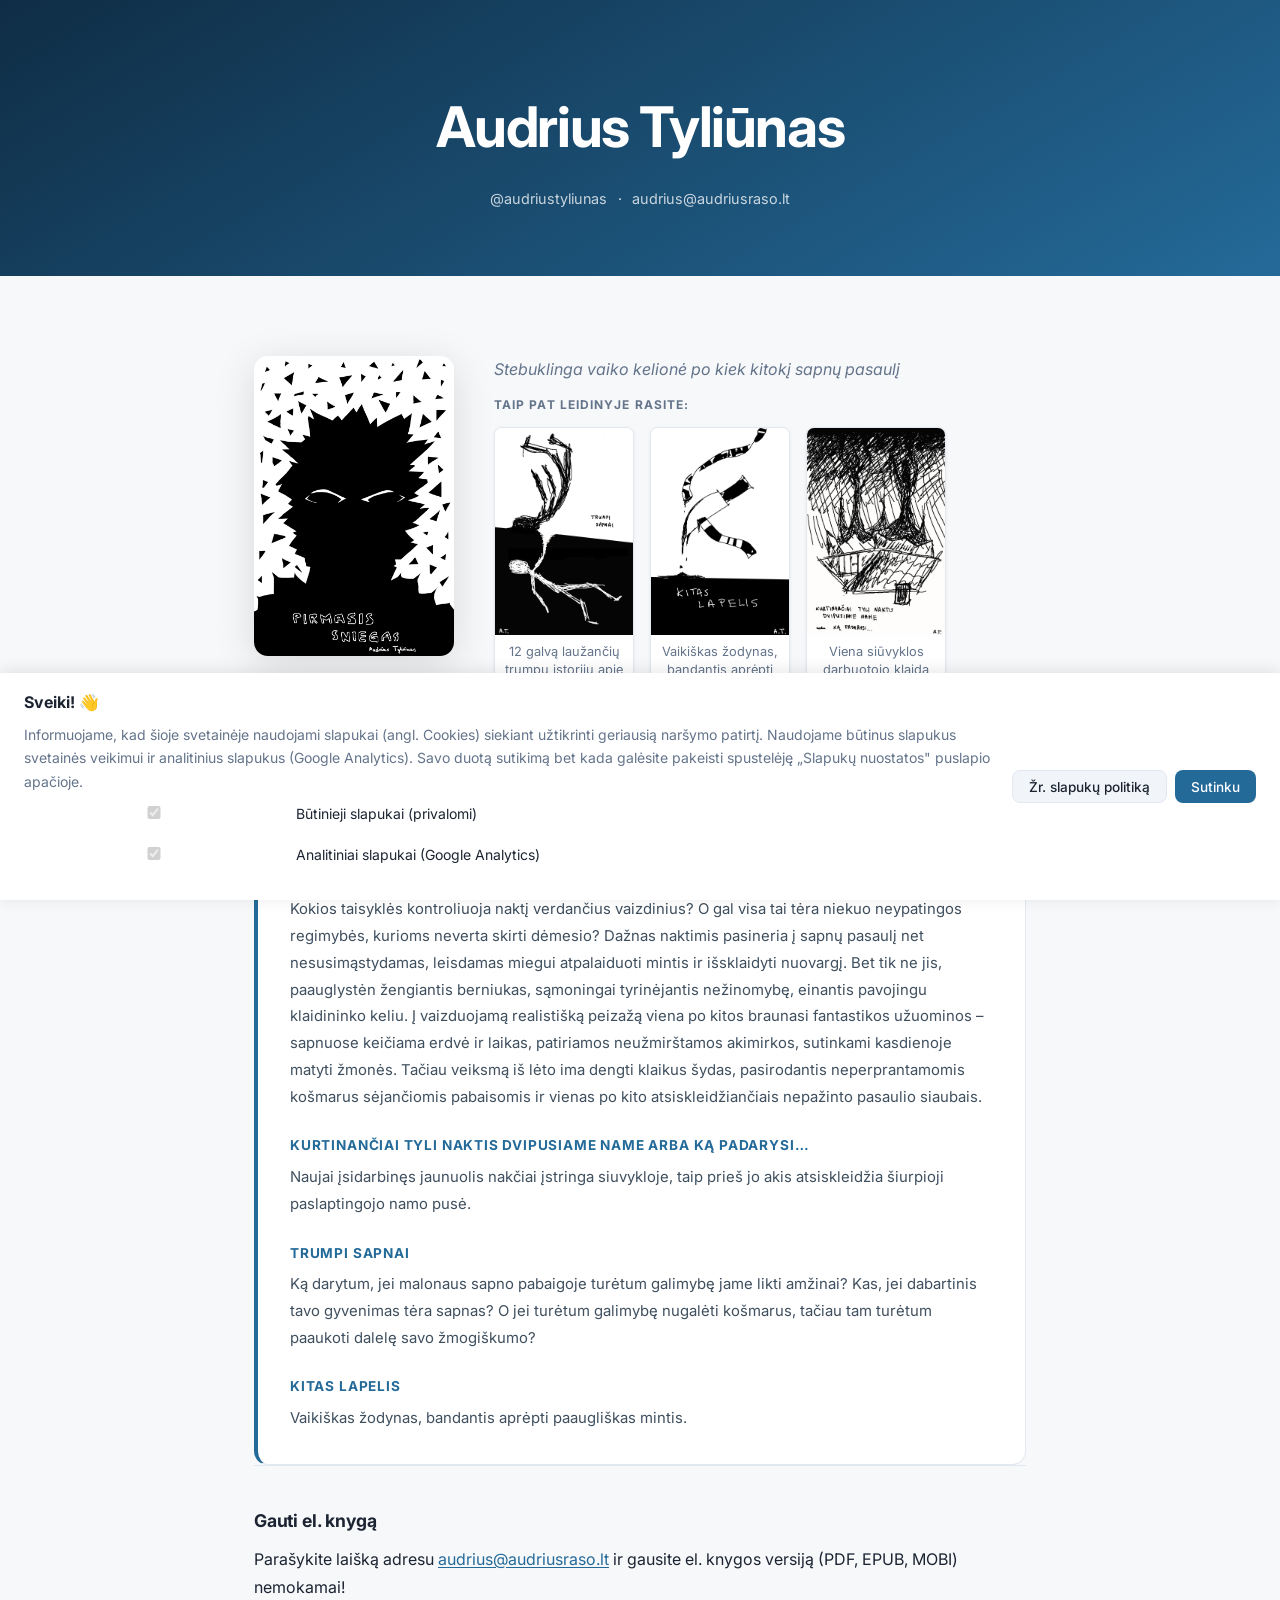
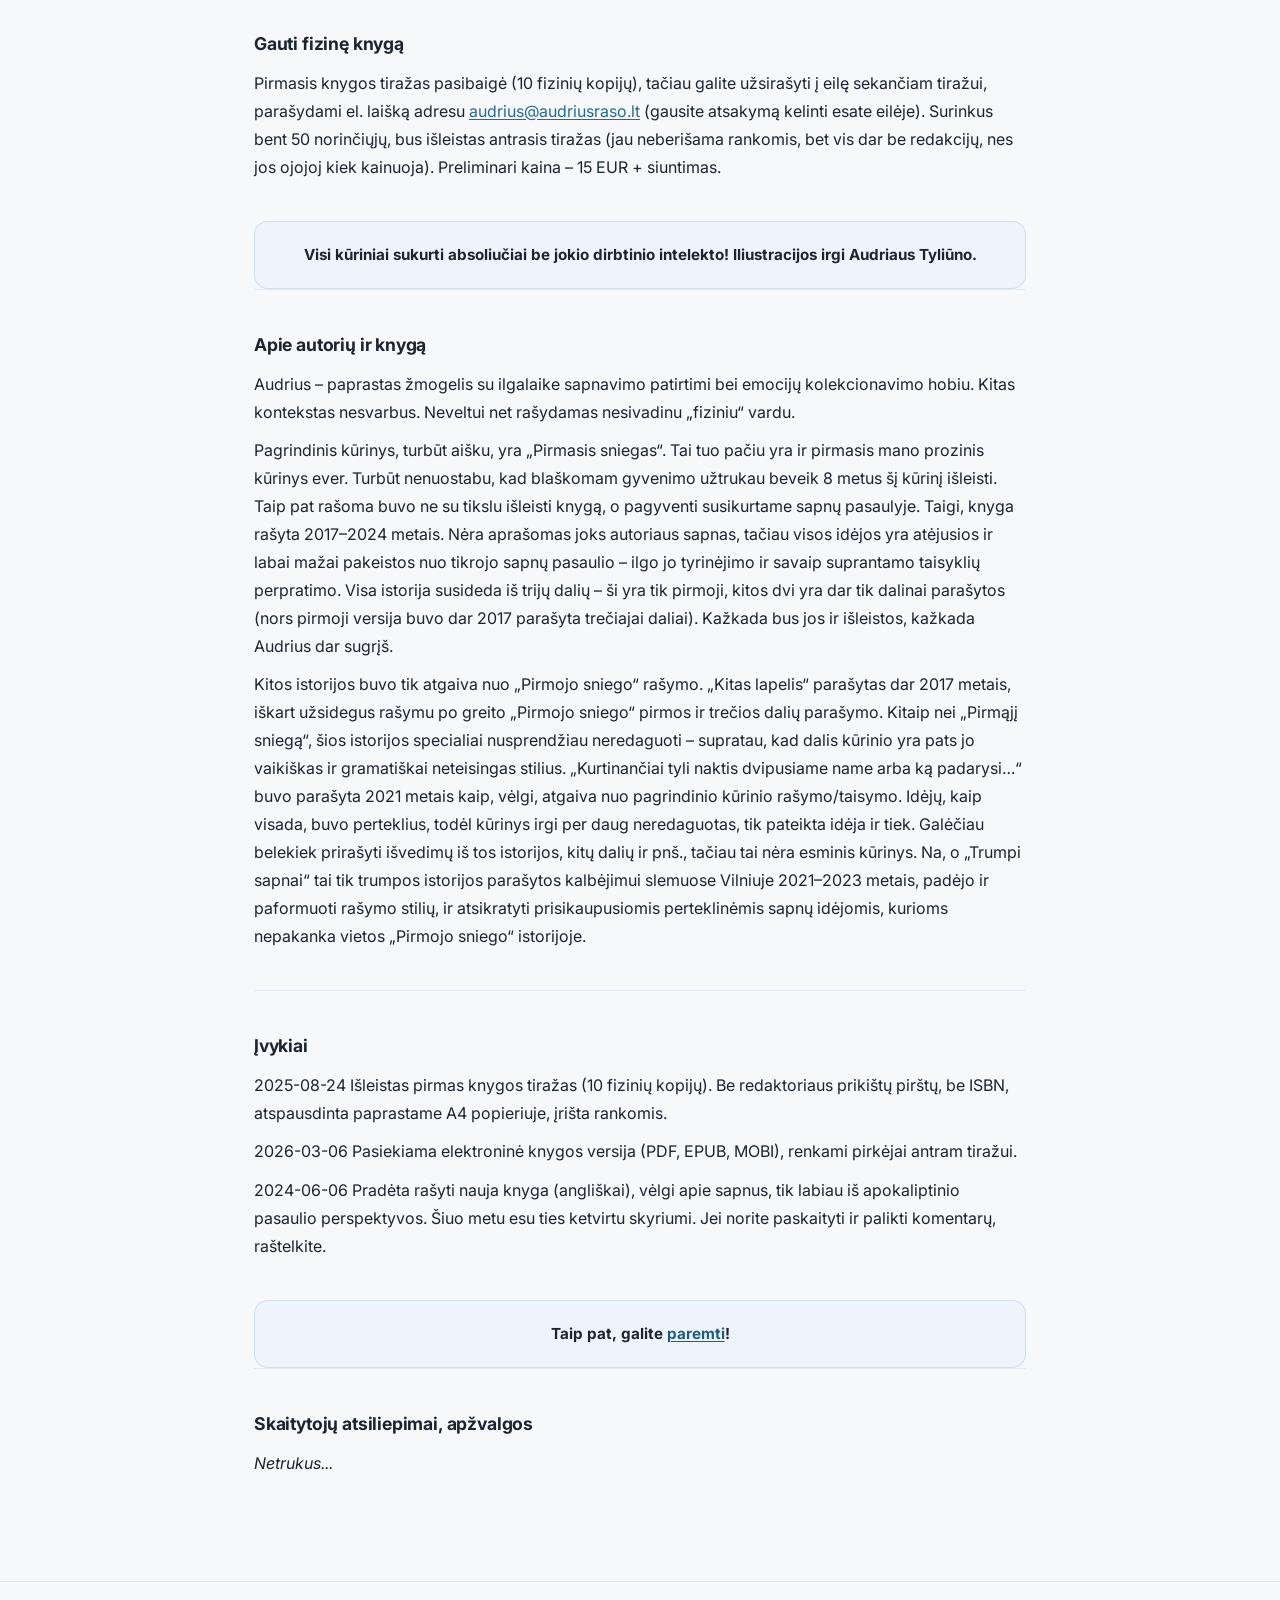
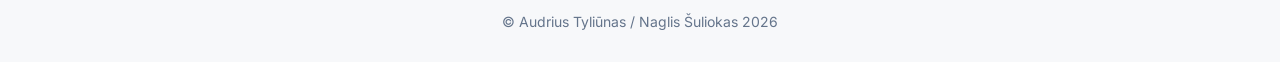
<file: public/index.html>
<!doctype html>
<html lang="en">
  <head>
    <meta charset="UTF-8" />
    <meta name="viewport" content="width=device-width,initial-scale=1" />
    <meta
      name="description"
      content="Oficialus Audriaus Tyliūno autoriaus puslapis – sužinokite apie naujausias knygas, pridėkite į norų sąrašą ir prenumeruokite naujienlaiškį."
    />
    <meta
      name="keywords"
      content="Audrius Tyliūnas, knygos, lietuvių autorius, literatūra, fantastika, el. knygos"
    />
    <meta name="author" content="Audrius Tyliūnas" />
    <meta
      property="og:title"
      content="Audrius Tyliūnas – Oficialus Autoriaus Puslapis"
    />
    <meta
      property="og:description"
      content="Atraskite Audriaus Tyliūno kūrybą – elektroninės ir fizinės knygos, norų sąrašas, naujienlaiškis ir daugiau."
    />
    <meta
      property="og:image"
      content="https://audriustyliunas.lt/share-image.jpg"
    />
    <meta property="og:url" content="https://www.audriusraso.lt" />
    <meta property="og:type" content="website" />

    <meta name="twitter:card" content="summary_large_image" />
    <meta name="twitter:title" content="Audrius Tyliūnas – Knygos ir Kūryba" />
    <meta
      name="twitter:description"
      content="Oficialus autoriaus puslapis su informacija apie naujausias knygas."
    />
    <meta
      name="twitter:image"
      content="https://www.audriusraso.lt/share-image.jpg"
    />
    <link rel="canonical" href="https://www.audriusraso.lt" />

    <title>Audrius Tyliūnas</title>
    <link
      href="https://fonts.googleapis.com/css2?family=Inter:wght@400;600;700&display=swap"
      rel="stylesheet"
    />
    <link rel="stylesheet" href="style.css" />
    <script src="cookies.js" defer></script>
  </head>
  <body>
    <header class="hero">
      <div class="hero-text">
        <h1>Audrius Tyliūnas</h1>
        <p class="contact">
          <a href="https://instagram.com/audriustyliunas" target="_blank"
            >@audriustyliunas</a
          >
          ·
          <a href="mailto:audrius@audriusraso.lt">audrius@audriusraso.lt</a>
        </p>
      </div>
    </header>

    <main>
      <section>
        <img
          src="pirmasis-sniegas-cover.jpg"
          alt="Pirmasis sniegas book cover"
          class="cover"
        />
        <div class="book-intro">
          Stebuklinga vaiko kelionė po kiek kitokį sapnų pasaulį
        </div>
        <div class="also-label">Taip pat leidinyje rasite:</div>
        <div class="books-section">
          <div class="book-card">
            <img
              src="trumpi-sapnai-cover.jpg"
              alt="Trumpi sapnai book cover"
              class="cover"
            />
            <div class="subtitle">
              12 galvą laužančių trumpų istorijų apie sapnus
            </div>
          </div>

          <div class="book-card">
            <img
              src="kitas-lapelis-cover.jpg"
              alt="Kitas lapelis book cover"
              class="cover"
            />
            <div class="subtitle">
              Vaikiškas žodynas, bandantis aprėpti paaugliškas mintis.
            </div>
          </div>

          <div class="book-card">
            <img
              src="dvipusis-namas-cover.jpg"
              alt="Dvipusis namas book cover"
              class="cover"
            />
            <div class="subtitle">
              Viena siūvyklos darbuotojo klaida pavirto siaubo istorija
            </div>
          </div>
        </div>
      </section>

      <section class="blurb">
        <em>Rašė Aleksandra</em>
        <h3>Pirmasis sniegas</h3>
        <p>
          Ar galėtum ramiai užmigti žinodamas, kad per toli nuklydęs sapnuose
          gali niekada nebepabusti? Kokios taisyklės kontroliuoja naktį
          verdančius vaizdinius? O gal visa tai tėra niekuo neypatingos
          regimybės, kurioms neverta skirti dėmesio? Dažnas naktimis pasineria į
          sapnų pasaulį net nesusimąstydamas, leisdamas miegui atpalaiduoti
          mintis ir išsklaidyti nuovargį. Bet tik ne jis, paauglystėn žengiantis
          berniukas, sąmoningai tyrinėjantis nežinomybę, einantis pavojingu
          klaidininko keliu. Į vaizduojamą realistišką peizažą viena po kitos
          braunasi fantastikos užuominos – sapnuose keičiama erdvė ir laikas,
          patiriamos neužmirštamos akimirkos, sutinkami kasdienoje matyti
          žmonės. Tačiau veiksmą iš lėto ima dengti klaikus šydas, pasirodantis
          neperprantamomis košmarus sėjančiomis pabaisomis ir vienas po kito
          atsiskleidžiančiais nepažinto pasaulio siaubais.
        </p>

        <h3>Kurtinančiai tyli naktis dvipusiame name arba Ką padarysi…</h3>
        <p>
          Naujai įsidarbinęs jaunuolis nakčiai įstringa siuvykloje, taip prieš
          jo akis atsiskleidžia šiurpioji paslaptingojo namo pusė.
        </p>
        <h3>Trumpi sapnai</h3>
        <p>
          Ką darytum, jei malonaus sapno pabaigoje turėtum galimybę jame likti
          amžinai? Kas, jei dabartinis tavo gyvenimas tėra sapnas? O jei turėtum
          galimybę nugalėti košmarus, tačiau tam turėtum paaukoti dalelę savo
          žmogiškumo?
        </p>
        <h3>Kitas lapelis</h3>
        <p>Vaikiškas žodynas, bandantis aprėpti paaugliškas mintis.</p>
      </section>

      <section>
        <h3>Gauti el. knygą</h3>
        <p>
          Parašykite laišką adresu
          <a href="mailto:audrius@audriusraso.lt">audrius@audriusraso.lt</a>
          ir gausite el. knygos versiją (PDF, EPUB, MOBI) nemokamai!
        </p>
        <h3>Gauti fizinę knygą</h3>
        <p>
          Pirmasis knygos tiražas pasibaigė (10 fizinių kopijų), tačiau galite
          užsirašyti į eilę sekančiam tiražui, parašydami el. laišką adresu
          <a href="mailto:audrius@audriusraso.lt">audrius@audriusraso.lt</a>
          (gausite atsakymą kelinti esate eilėje). Surinkus bent 50 norinčiųjų,
          bus išleistas antrasis tiražas (jau neberišama rankomis, bet vis dar
          be redakcijų, nes jos ojojoj kiek kainuoja). Preliminari kaina – 15
          EUR + siuntimas.
        </p>
      </section>

      <section class="note">
        <p>
          <strong
            >Visi kūriniai sukurti absoliučiai be jokio dirbtinio intelekto!
            Iliustracijos irgi Audriaus Tyliūno.</strong
          >
        </p>
      </section>

      <section>
        <h3>Apie autorių ir knygą</h3>
        <p>
          Audrius – paprastas žmogelis su ilgalaike sapnavimo patirtimi bei
          emocijų kolekcionavimo hobiu. Kitas kontekstas nesvarbus. Neveltui net
          rašydamas nesivadinu „fiziniu“ vardu.
        </p>
        <p>
          Pagrindinis kūrinys, turbūt aišku, yra „Pirmasis sniegas“. Tai tuo
          pačiu yra ir pirmasis mano prozinis kūrinys ever. Turbūt nenuostabu,
          kad blaškomam gyvenimo užtrukau beveik 8 metus šį kūrinį išleisti.
          Taip pat rašoma buvo ne su tikslu išleisti knygą, o pagyventi
          susikurtame sapnų pasaulyje. Taigi, knyga rašyta 2017–2024 metais.
          Nėra aprašomas joks autoriaus sapnas, tačiau visos idėjos yra
          atėjusios ir labai mažai pakeistos nuo tikrojo sapnų pasaulio – ilgo
          jo tyrinėjimo ir savaip suprantamo taisyklių perpratimo. Visa istorija
          susideda iš trijų dalių – ši yra tik pirmoji, kitos dvi yra dar tik
          dalinai parašytos (nors pirmoji versija buvo dar 2017 parašyta
          trečiajai daliai). Kažkada bus jos ir išleistos, kažkada Audrius dar
          sugrįš.
        </p>
        <p>
          Kitos istorijos buvo tik atgaiva nuo „Pirmojo sniego“ rašymo. „Kitas
          lapelis“ parašytas dar 2017 metais, iškart užsidegus rašymu po greito
          „Pirmojo sniego“ pirmos ir trečios dalių parašymo. Kitaip nei „Pirmąjį
          sniegą“, šios istorijos specialiai nusprendžiau neredaguoti –
          supratau, kad dalis kūrinio yra pats jo vaikiškas ir gramatiškai
          neteisingas stilius. „Kurtinančiai tyli naktis dvipusiame name arba ką
          padarysi…“ buvo parašyta 2021 metais kaip, vėlgi, atgaiva nuo
          pagrindinio kūrinio rašymo/taisymo. Idėjų, kaip visada, buvo
          perteklius, todėl kūrinys irgi per daug neredaguotas, tik pateikta
          idėja ir tiek. Galėčiau belekiek prirašyti išvedimų iš tos istorijos,
          kitų dalių ir pnš., tačiau tai nėra esminis kūrinys. Na, o „Trumpi
          sapnai“ tai tik trumpos istorijos parašytos kalbėjimui slemuose
          Vilniuje 2021–2023 metais, padėjo ir paformuoti rašymo stilių, ir
          atsikratyti prisikaupusiomis perteklinėmis sapnų idėjomis, kurioms
          nepakanka vietos „Pirmojo sniego“ istorijoje.
        </p>
      </section>

      <section>
        <h3>Įvykiai</h3>
        <p>
          2025-08-24 Išleistas pirmas knygos tiražas (10 fizinių kopijų). Be
          redaktoriaus prikištų pirštų, be ISBN, atspausdinta paprastame A4
          popieriuje, įrišta rankomis.
        </p>
        <p>
          2026-03-06 Pasiekiama elektroninė knygos versija (PDF, EPUB, MOBI),
          renkami pirkėjai antram tiražui.
        </p>
        <p>
          2024-06-06 Pradėta rašyti nauja knyga (angliškai), vėlgi apie sapnus,
          tik labiau iš apokaliptinio pasaulio perspektyvos. Šiuo metu esu ties
          ketvirtu skyriumi. Jei norite paskaityti ir palikti komentarų,
          raštelkite.
        </p>
      </section>

      <section class="support">
        <p>
          <strong>Taip pat, galite <a href="support.html">paremti</a>!</strong>
        </p>
      </section>

      <section>
        <h3>Skaitytojų atsiliepimai, apžvalgos</h3>
        <p><em>Netrukus...</em></p>
      </section>
    </main>

    <footer>© Audrius Tyliūnas / Naglis Šuliokas 2026</footer>
  </body>
</html>
</file>
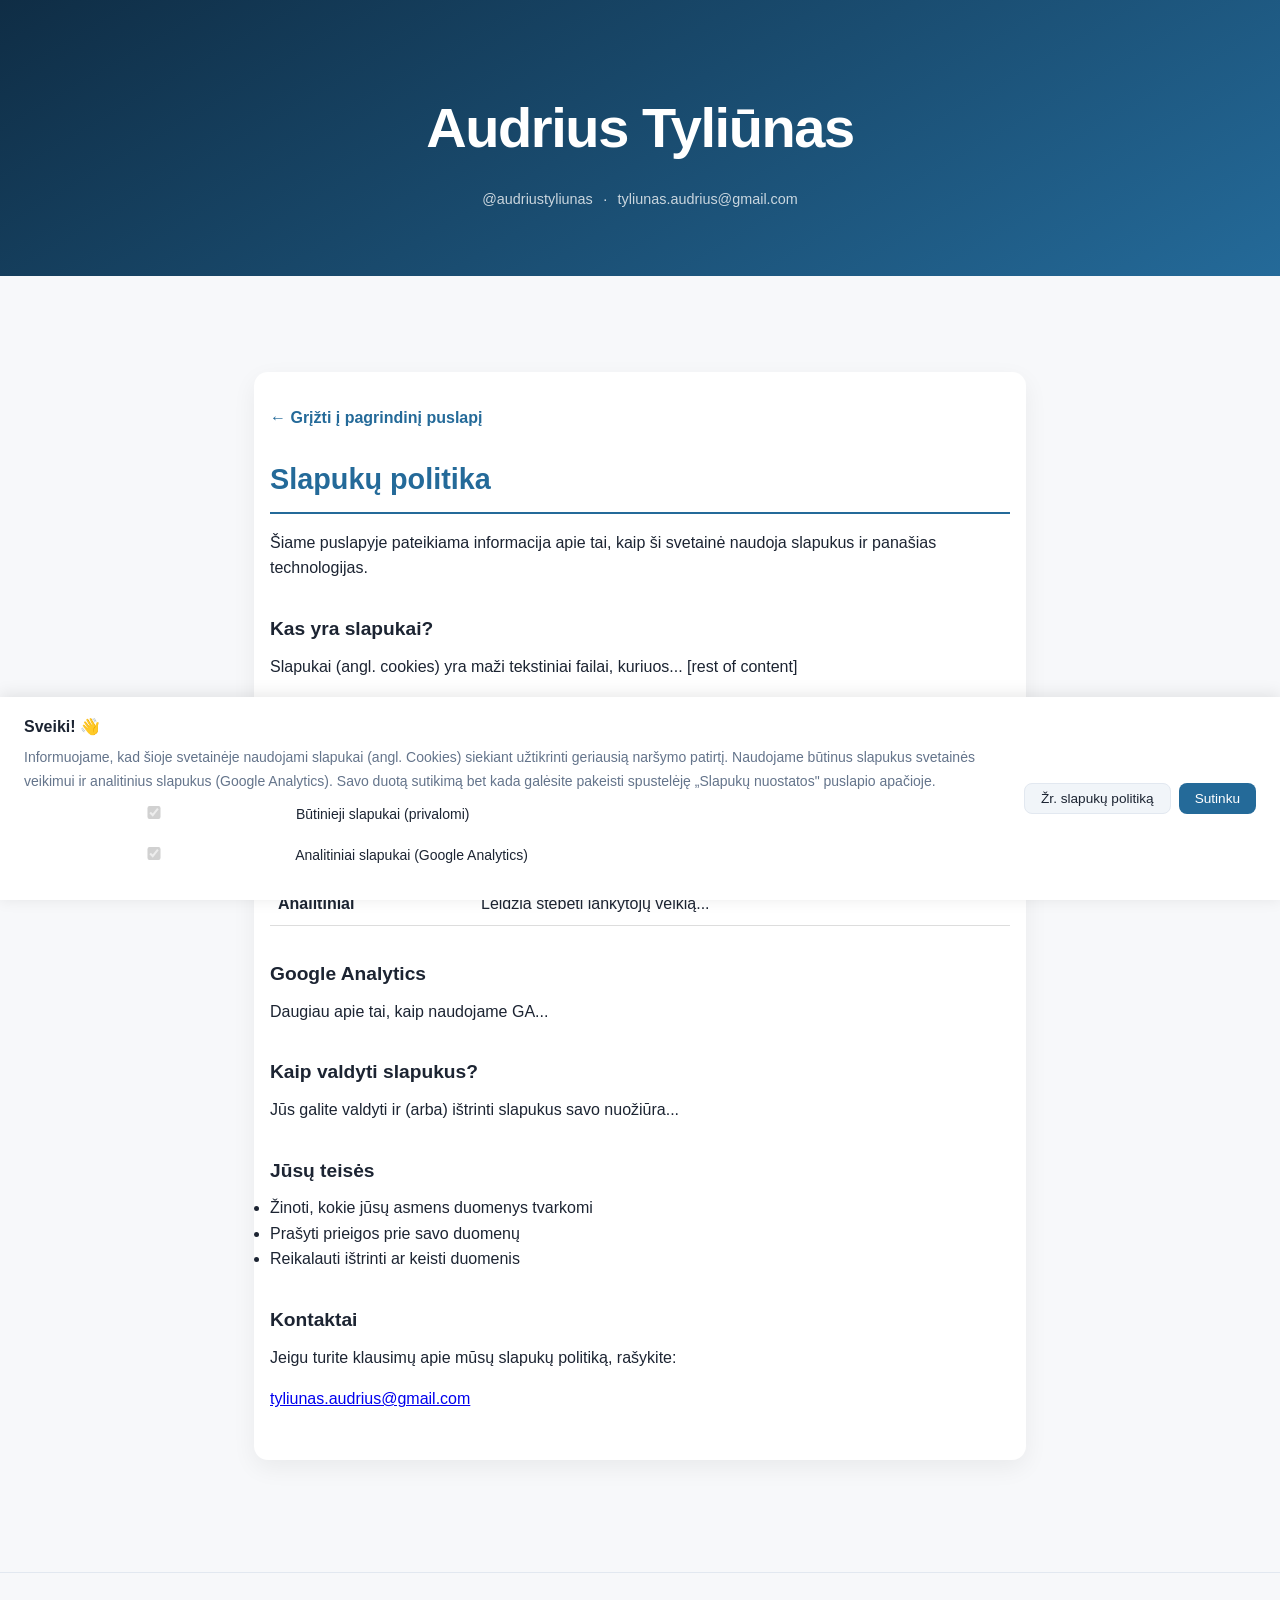
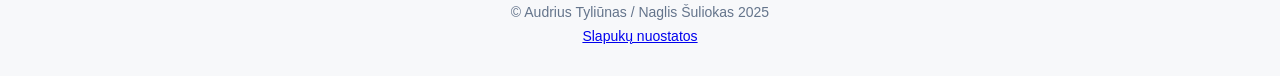
<file: public/cookie-policy.html>
<!DOCTYPE html>
<html lang="lt">
  <head>
    <meta charset="UTF-8" />
    <meta name="viewport" content="width=device-width, initial-scale=1.0" />
    <title>Slapukų politika – Audrius Tyliūnas</title>

    <!-- Main stylesheet -->
    <link rel="stylesheet" href="style.css" />

    <!-- Cookie management -->
    <script src="cookies.js" defer></script>

    <!-- Policy-specific styles (use CSS variables defined in style.css) -->
    <style>
      .policy-container {
        max-width: 900px;
        margin: 3rem auto;
        padding: 2rem 1rem;
        background: var(--muted);
        border-radius: var(--radius);
        box-shadow: 0 8px 24px var(--shadow);
      }
      .policy-container h2 {
        margin-bottom: 1rem;
        padding-bottom: 0.5rem;
        border-bottom: 2px solid var(--accent);
        font-size: 1.8rem;
        color: var(--accent);
      }
      .policy-container h3 {
        margin-top: 2rem;
        margin-bottom: 0.5rem;
        font-size: 1.2rem;
        color: var(--text);
      }
      .policy-container p,
      .policy-container ul {
        line-height: 1.6;
        margin-bottom: 1rem;
      }
      .policy-table {
        width: 100%;
        border-collapse: collapse;
        margin: 1rem 0;
      }
      .policy-table th,
      .policy-table td {
        padding: 0.5rem;
        border-bottom: 1px solid #ddd;
        text-align: left;
      }
      .policy-table th {
        background: var(--accent);
        color: white;
        font-weight: 600;
      }
      .back-link {
        display: inline-block;
        color: var(--accent);
        font-weight: 600;
        margin-bottom: 1.5rem;
        text-decoration: none;
      }
      .back-link:hover {
        text-decoration: underline;
      }
    </style>
  </head>

  <body>
    <header class="hero">
      <div class="hero-text">
        <h1>Audrius Tyliūnas</h1>
        <p class="contact">
          <a href="https://instagram.com/audriustyliunas" target="_blank"
            >@audriustyliunas</a
          >
          ·
          <a href="mailto:tyliunas.audrius@gmail.com"
            >tyliunas.audrius@gmail.com</a
          >
        </p>
      </div>
    </header>

    <main>
      <div class="policy-container">
        <a href="index.html" class="back-link">← Grįžti į pagrindinį puslapį</a>

        <h2>Slapukų politika</h2>

        <p>
          Šiame puslapyje pateikiama informacija apie tai, kaip ši svetainė
          naudoja slapukus ir panašias technologijas.
        </p>

        <h3>Kas yra slapukai?</h3>
        <p>
          Slapukai (angl. cookies) yra maži tekstiniai failai, kuriuos... [rest
          of content]
        </p>

        <h3>Kokius slapukus naudojame?</h3>
        <p>Mūsų svetainėje naudojame šių kategorijų slapukus:</p>
        <table class="policy-table">
          <thead>
            <tr>
              <th>Slapukai</th>
              <th>Paskirtis</th>
            </tr>
          </thead>
          <tbody>
            <tr>
              <td><strong>Būtinieji</strong></td>
              <td>Būtini svetainės veikimui...</td>
            </tr>
            <tr>
              <td><strong>Analitiniai</strong></td>
              <td>Leidžia stebėti lankytojų veiklą...</td>
            </tr>
          </tbody>
        </table>

        <h3>Google Analytics</h3>
        <p>Daugiau apie tai, kaip naudojame GA...</p>

        <h3>Kaip valdyti slapukus?</h3>
        <p>Jūs galite valdyti ir (arba) ištrinti slapukus savo nuožiūra...</p>

        <h3>Jūsų teisės</h3>
        <ul>
          <li>Žinoti, kokie jūsų asmens duomenys tvarkomi</li>
          <li>Prašyti prieigos prie savo duomenų</li>
          <li>Reikalauti ištrinti ar keisti duomenis</li>
        </ul>

        <h3>Kontaktai</h3>
        <p>Jeigu turite klausimų apie mūsų slapukų politiką, rašykite:</p>
        <p>
          <a href="mailto:tyliunas.audrius@gmail.com"
            >tyliunas.audrius@gmail.com</a
          >
        </p>
      </div>
    </main>

    <footer>
      <div class="footer-content">
        © Audrius Tyliūnas / Naglis Šuliokas 2025
      </div>
    </footer>
  </body>
</html>
</file>
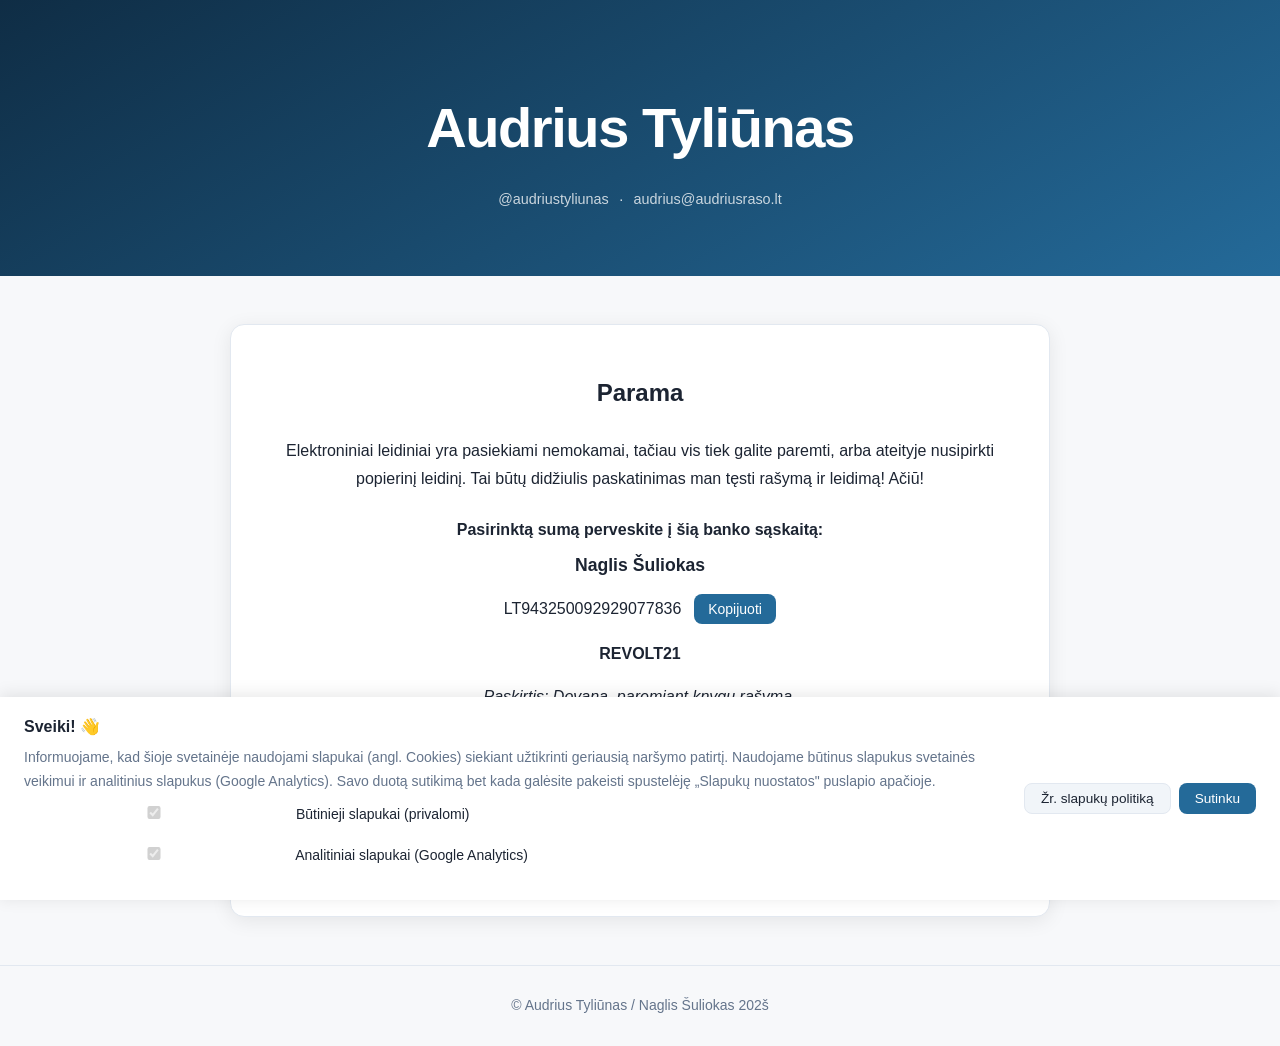
<file: public/support.html>
<!doctype html>
<html lang="lt">
  <head>
    <meta charset="UTF-8" />
    <meta name="viewport" content="width=device-width, initial-scale=1.0" />
    <title>Audrius Tyliūnas – Parama</title>
    <link rel="stylesheet" href="style.css" />
    <script src="cookies.js" defer></script>
  </head>
  <body>
    <header class="hero">
      <div class="hero-text">
        <h1>Audrius Tyliūnas</h1>
        <p class="contact">
          <a href="https://instagram.com/audriustyliunas" target="_blank"
            >@audriustyliunas</a
          >
          ·
          <a href="mailto:audrius@audriusraso.lt">audrius@audriusraso.lt</a>
        </p>
      </div>
    </header>

    <main class="note" style="text-align: center; padding: 3rem 2rem">
      <h2 style="margin-bottom: 1.5rem">Parama</h2>

      <p style="margin-bottom: 1.5rem">
        Elektroniniai leidiniai yra pasiekiami nemokamai, tačiau vis tiek galite
        paremti, arba ateityje nusipirkti popierinį leidinį. Tai būtų didžiulis
        paskatinimas man tęsti rašymą ir leidimą! Ačiū!
      </p>

      <div style="margin-bottom: 2rem">
        <p><strong>Pasirinktą sumą perveskite į šią banko sąskaitą:</strong></p>
        <p style="font-size: 1.1rem; margin-top: 0.5rem">
          <strong>Naglis Šuliokas</strong>
        </p>
        <p style="margin: 0.8rem 0">
          <span id="iban">LT943250092929077836</span>
          <button
            type="button"
            style="margin-left: 0.5rem"
            onclick="
              navigator.clipboard
                .writeText(document.getElementById('iban').textContent)
                .then(() => {
                  const btn = this;
                  const prev = btn.textContent;
                  btn.textContent = 'Nukopijuota!';
                  setTimeout(() => {
                    btn.textContent = prev;
                  }, 1500);
                })
            "
          >
            Kopijuoti
          </button>
        </p>
        <p style="margin: 1rem 0"><strong>REVOLT21</strong></p>
        <p><em>Paskirtis: Dovana, paremiant knygų rašymą.</em></p>
      </div>

      <p class="small" style="margin-top: 2rem; color: #777">
        Pavasarį deklaruosiu pajamas kaip dovanas :)
      </p>

      <p style="margin-top: 2.5rem">
        <a href="index.html" class="read-more-btn">← Grįžti į pradžią</a>
      </p>
    </main>

    <footer>© Audrius Tyliūnas / Naglis Šuliokas 202š</footer>
  </body>
</html>
</file>
<file: public/style.css>
/* style.css */
:root {
  --bg: #f7f8fa;
  --surface: #ffffff;
  --text: #1c2432;
  --text-muted: #64748b;
  --accent: #246a99;
  --accent-bright: #1f5c85;
  --accent-light: #eef4fb;
  --border: #e2e8f0;
  --muted: #ffffff;
  --shadow-sm: 0 1px 4px rgba(0, 0, 0, 0.06);
  --shadow-md: 0 4px 20px rgba(0, 0, 0, 0.08);
  --shadow-lg: 0 8px 40px rgba(0, 0, 0, 0.13);
  --radius: 14px;
  --radius-sm: 8px;
  --shadow: rgba(0, 0, 0, 0.06);
}

* {
  box-sizing: border-box;
  margin: 0;
  padding: 0;
}

body {
  font-family: "Inter", sans-serif;
  background: var(--bg);
  color: var(--text);
  line-height: 1.7;
}

/* ── HERO ──────────────────────────────────────────── */

.hero {
  background: linear-gradient(150deg, #0f2d45 0%, #246a99 100%);
  color: white;
  text-align: center;
  padding: 5rem 1.5rem 4rem;
}

.hero h1 {
  font-size: clamp(2rem, 5vw, 3.5rem);
  font-weight: 700;
  letter-spacing: -0.025em;
  margin-bottom: 0.75rem;
}

.hero .contact {
  font-size: 0.9rem;
  opacity: 0.85;
}

.hero .contact a {
  color: rgba(255, 255, 255, 0.9);
  text-decoration: none;
  margin: 0 0.4rem;
  transition: opacity 0.2s;
}

.hero .contact a:hover {
  opacity: 1;
  text-decoration: underline;
}

/* ── MAIN ──────────────────────────────────────────── */

main {
  max-width: 820px;
  margin: 0 auto;
  padding: 3rem 1.5rem 4rem;
}

/* ── SECTIONS ──────────────────────────────────────── */

section {
  padding: 2.5rem 0;
}

section + section:not(.blurb):not(.note):not(.support) {
  border-top: 1px solid var(--border);
}

section.blurb + section,
section.note + section,
section.support + section {
  border-top: 1px solid var(--border);
}

section h3 {
  font-size: 1.1rem;
  font-weight: 700;
  letter-spacing: -0.01em;
  margin-bottom: 0.6rem;
}

section p + h3,
section h3 + h3 {
  margin-top: 1.75rem;
}

section p {
  margin-bottom: 0.65rem;
  line-height: 1.75;
}

section p:last-child {
  margin-bottom: 0;
}

section a {
  color: var(--accent);
  text-underline-offset: 2px;
}

/* ── FIRST SECTION — book showcase ─────────────────── */

main > section:first-child {
  display: grid;
  grid-template-columns: 200px 1fr;
  column-gap: 2.5rem;
  row-gap: 0.75rem;
  align-items: start;
  padding-top: 2rem;
}

main > section:first-child > img.cover {
  grid-column: 1;
  grid-row: 1 / 4;
  width: 100%;
  border-radius: var(--radius);
  box-shadow: var(--shadow-lg);
  height: auto;
  display: block;
}

main > section:first-child > .book-intro {
  grid-column: 2;
  grid-row: 1;
  font-size: 1rem;
  font-style: italic;
  color: var(--text-muted);
  align-self: end;
}

main > section:first-child > .also-label {
  grid-column: 2;
  grid-row: 2;
  font-size: 0.75rem;
  font-weight: 700;
  color: var(--text-muted);
  text-transform: uppercase;
  letter-spacing: 0.09em;
}

main > section:first-child > .books-section {
  grid-column: 2;
  grid-row: 3;
}

/* ── COVER (global fallback) ───────────────────────── */

.cover {
  width: 100%;
  height: auto;
  display: block;
}

/* ── BOOKS SECTION ─────────────────────────────────── */

.books-section {
  display: flex;
  flex-wrap: wrap;
  gap: 1rem;
}

/* ── BOOK CARDS ────────────────────────────────────── */

.book-card {
  background: var(--surface);
  border-radius: var(--radius-sm);
  box-shadow: var(--shadow-sm);
  border: 1px solid var(--border);
  width: 140px;
  text-align: center;
  overflow: hidden;
  transition: transform 0.25s ease, box-shadow 0.25s ease;
}

.book-card:hover {
  transform: translateY(-4px);
  box-shadow: var(--shadow-md);
}

.book-card h2 {
  font-size: 0.9rem;
  font-weight: 600;
  padding: 0.6rem 0.6rem 0.2rem;
}

.book-card p {
  font-size: 0.8rem;
  color: var(--text-muted);
  padding: 0 0.6rem;
  margin-bottom: 0.5rem;
}

.subtitle {
  font-size: 0.8rem;
  color: var(--text-muted);
  padding: 0.5rem 0.6rem;
  line-height: 1.4;
}

/* ── BLURB SECTION ─────────────────────────────────── */

section.blurb {
  background: var(--surface);
  border-radius: var(--radius);
  padding: 2rem;
  border: 1px solid var(--border);
  border-left: 4px solid var(--accent);
}

section.blurb em {
  display: block;
  font-size: 0.85rem;
  color: var(--text-muted);
  margin-bottom: 1.25rem;
}

section.blurb h3 {
  font-size: 0.85rem;
  font-weight: 700;
  color: var(--accent);
  text-transform: uppercase;
  letter-spacing: 0.06em;
  margin-bottom: 0.4rem;
}

section.blurb p + h3 {
  margin-top: 1.5rem;
}

section.blurb p {
  font-size: 0.93rem;
  line-height: 1.8;
  color: #3f4f5e;
}

section.blurb p:last-child {
  margin-bottom: 0;
}

/* ── NOTE & SUPPORT callouts ───────────────────────── */

section.note,
section.support {
  background: var(--accent-light);
  border-radius: var(--radius);
  padding: 1.25rem 1.75rem;
  text-align: center;
  border: 1px solid rgba(36, 106, 153, 0.15);
}

section.note p,
section.support p {
  font-weight: 500;
  font-size: 0.95rem;
  margin-bottom: 0;
}

section.support a {
  color: var(--accent-bright);
  font-weight: 700;
}

/* ── SUPPORT PAGE wrapper ──────────────────────────── */

main.note {
  background: var(--surface);
  border-radius: var(--radius);
  box-shadow: var(--shadow-md);
  border: 1px solid var(--border);
  margin-top: 3rem;
  margin-bottom: 3rem;
}

/* ── BUTTONS ───────────────────────────────────────── */

button {
  font-family: inherit;
  cursor: pointer;
  background: var(--accent);
  color: white;
  border: none;
  border-radius: var(--radius-sm);
  padding: 0.45rem 0.9rem;
  font-size: 0.875rem;
  transition: background 0.2s, transform 0.15s;
}

button:hover {
  background: var(--accent-bright);
  transform: translateY(-1px);
}

.wishlist-btn {
  display: inline-block;
  background: var(--accent);
  color: white;
  border: none;
  padding: 0.7rem 1.2rem;
  font-size: 0.95rem;
  border-radius: var(--radius-sm);
  cursor: pointer;
  text-decoration: none;
  font-family: inherit;
  transition: background 0.2s, transform 0.2s;
}

.wishlist-btn:hover {
  background: var(--accent-bright);
  transform: translateY(-2px);
}

.read-more-btn {
  display: inline-block;
  margin-top: 1rem;
  padding: 0.6rem 1.2rem;
  background: transparent;
  color: var(--accent);
  border: 2px solid var(--accent);
  border-radius: var(--radius-sm);
  font-weight: 600;
  text-decoration: none;
  font-size: 0.9rem;
  transition: background 0.2s, color 0.2s;
}

.read-more-btn:hover {
  background: var(--accent);
  color: white;
}

/* ── INPUT ─────────────────────────────────────────── */

input {
  width: 260px;
  padding: 0.75rem 1rem;
  border: 1.5px solid var(--border);
  border-radius: var(--radius-sm);
  font-family: inherit;
  font-size: 0.95rem;
  margin-right: 0.5rem;
  margin-bottom: 0.75rem;
  margin-top: 0.5rem;
  outline: none;
  transition: border-color 0.2s;
}

input:focus {
  border-color: var(--accent);
}

.submit-button {
  background: var(--accent);
  color: white;
  padding: 0.75rem 1.5rem;
  border: none;
  border-radius: var(--radius-sm);
  cursor: pointer;
  font-family: inherit;
  font-size: 0.95rem;
  transition: background 0.2s;
}

.submit-button:hover {
  background: var(--accent-bright);
}

/* ── MISC ──────────────────────────────────────────── */

.status {
  color: var(--accent);
  font-weight: 600;
  margin-bottom: 1rem;
}

.highlight {
  border: 2px solid var(--accent);
}

.small {
  font-size: 0.8rem;
  color: var(--text-muted);
}

.ready {
  color: green !important;
  font-weight: bold;
  border: 2px solid green;
  padding: 0.5rem;
  border-radius: var(--radius);
  background: rgba(0, 128, 0, 0.1);
  margin-right: 0.5rem !important;
  margin-left: 0.5rem !important;
  text-decoration: none;
}

/* ── NEWSLETTER ────────────────────────────────────── */

.newsletter {
  background: var(--accent-light);
  border-radius: var(--radius);
  padding: 2rem 1.5rem;
  text-align: center;
  border: 1px solid rgba(36, 106, 153, 0.15);
  margin: 2rem 0;
}

.newsletter h2 {
  font-size: 1.4rem;
  font-weight: 700;
  margin-bottom: 1rem;
}

.newsletter ul {
  list-style: disc inside;
  margin-bottom: 1.5rem;
  text-align: left;
  padding: 0 1rem;
}

.newsletter button:hover {
  background: var(--accent-bright);
}

/* ── BOOK CONTENT PAGES ────────────────────────────── */

.book-content {
  max-width: 1000px;
  margin: 3rem auto;
  padding: 0 1.5rem;
}

.book-hero {
  display: flex;
  flex-direction: column;
  align-items: center;
  gap: 2rem;
  background: var(--surface);
  border-radius: var(--radius);
  box-shadow: var(--shadow-md);
  padding: 2rem;
}

.book-hero img {
  max-width: 280px;
  height: auto;
  aspect-ratio: 2 / 3;
  object-fit: cover;
  border-radius: var(--radius);
  box-shadow: var(--shadow-md);
}

.book-info {
  text-align: center;
}

.book-info h2 {
  font-size: 2rem;
  font-weight: 700;
  margin-bottom: 0.5rem;
}

.book-info .subtitle {
  color: var(--text-muted);
  font-size: 1.1rem;
  margin-bottom: 1rem;
  padding: 0;
}

.book-info .date {
  font-size: 1rem;
  color: var(--accent);
  font-weight: 600;
}

/* ── DOWNLOAD ──────────────────────────────────────── */

.download-section {
  text-align: center;
  margin: 2rem 0;
}

.download-buttons {
  display: flex;
  justify-content: center;
  gap: 1rem;
  flex-wrap: wrap;
}

.download-buttons button {
  padding: 0.8rem 1.4rem;
  font-size: 0.95rem;
}

.download-buttons button:hover {
  background: var(--accent-bright);
  transform: translateY(-2px);
}

/* ── SUPPORT BANNER ────────────────────────────────── */

.support-banner {
  max-width: 800px;
  background: var(--surface);
  border: 2px solid var(--accent);
  border-radius: var(--radius);
  padding: 1.5rem;
  text-align: center;
  margin: 2rem auto;
  box-shadow: var(--shadow-sm);
}

.support-banner.hidden {
  display: none;
}

/* ── FOOTER ────────────────────────────────────────── */

footer {
  text-align: center;
  padding: 1.75rem 1rem;
  color: var(--text-muted);
  font-size: 0.875rem;
  border-top: 1px solid var(--border);
}

/* ── COOKIE CONSENT ────────────────────────────────── */

.cookie-consent {
  position: fixed;
  bottom: 0;
  left: 0;
  right: 0;
  background-color: var(--surface);
  color: var(--text);
  padding: 1rem 1.5rem;
  box-shadow: 0 -2px 16px rgba(0, 0, 0, 0.1);
  z-index: 9999;
  display: none;
}

.cookie-consent.active {
  display: flex;
  flex-wrap: wrap;
  justify-content: space-between;
  align-items: center;
  gap: 1rem;
}

.cookie-consent-content {
  flex: 1;
}

.cookie-consent h3 {
  margin-bottom: 0.4rem;
  font-size: 1rem;
}

.cookie-consent p {
  font-size: 0.875rem;
  color: var(--text-muted);
  margin-bottom: 0.25rem;
}

.cookie-consent-options {
  display: flex;
  flex-wrap: wrap;
  gap: 0.5rem;
  margin-bottom: 0.75rem;
}

.cookie-consent-option {
  margin-right: 1rem;
  font-size: 0.875rem;
}

.cookie-buttons {
  display: flex;
  flex-wrap: wrap;
  gap: 0.5rem;
}

.cookie-btn {
  padding: 0.45rem 1rem;
  border-radius: var(--radius-sm);
  font-weight: 500;
  font-size: 0.85rem;
  font-family: inherit;
  transition: background-color 0.2s, transform 0.2s;
}

.btn-accept-all {
  background-color: var(--accent);
  color: white;
  border: none;
}

.btn-accept-all:hover {
  background-color: var(--accent-bright);
  transform: translateY(-1px);
}

.btn-policy {
  background-color: #f1f5f9;
  color: var(--text);
  border: 1px solid var(--border);
}

.btn-policy:hover {
  background-color: #e2e8f0;
  transform: translateY(-1px);
}

/* ── RESPONSIVE ────────────────────────────────────── */

@media (max-width: 768px) {
  .cookie-consent.active {
    flex-direction: column;
    align-items: flex-start;
  }

  .cookie-buttons {
    justify-content: center;
    width: 100%;
  }
}

@media (max-width: 600px) {
  .hero {
    padding: 3rem 1.25rem 2.5rem;
  }

  main {
    padding: 1.75rem 1.25rem 3rem;
  }

  section {
    padding: 2rem 0;
  }

  /* First section: stack cover → text → cards */
  main > section:first-child {
    grid-template-columns: 1fr;
    text-align: center;
    padding-top: 1.75rem;
    row-gap: 0.6rem;
  }

  main > section:first-child > img.cover {
    grid-column: 1;
    grid-row: auto;
    max-width: 210px;
    margin: 0 auto;
  }

  main > section:first-child > .book-intro {
    grid-column: 1;
    grid-row: auto;
  }

  main > section:first-child > .also-label {
    grid-column: 1;
    grid-row: auto;
  }

  main > section:first-child > .books-section {
    grid-column: 1;
    grid-row: auto;
  }

  /* 3 equal-width cards in a row */
  .books-section {
    display: grid;
    grid-template-columns: repeat(3, 1fr);
    gap: 0.6rem;
  }

  .book-card {
    width: 100%;
  }

  section.blurb {
    border-left-width: 3px;
    padding: 1.5rem 1.1rem;
  }

  section.note,
  section.support {
    padding: 1rem 1.25rem;
  }

  input {
    width: 100%;
    margin-right: 0;
  }
}
</file>
